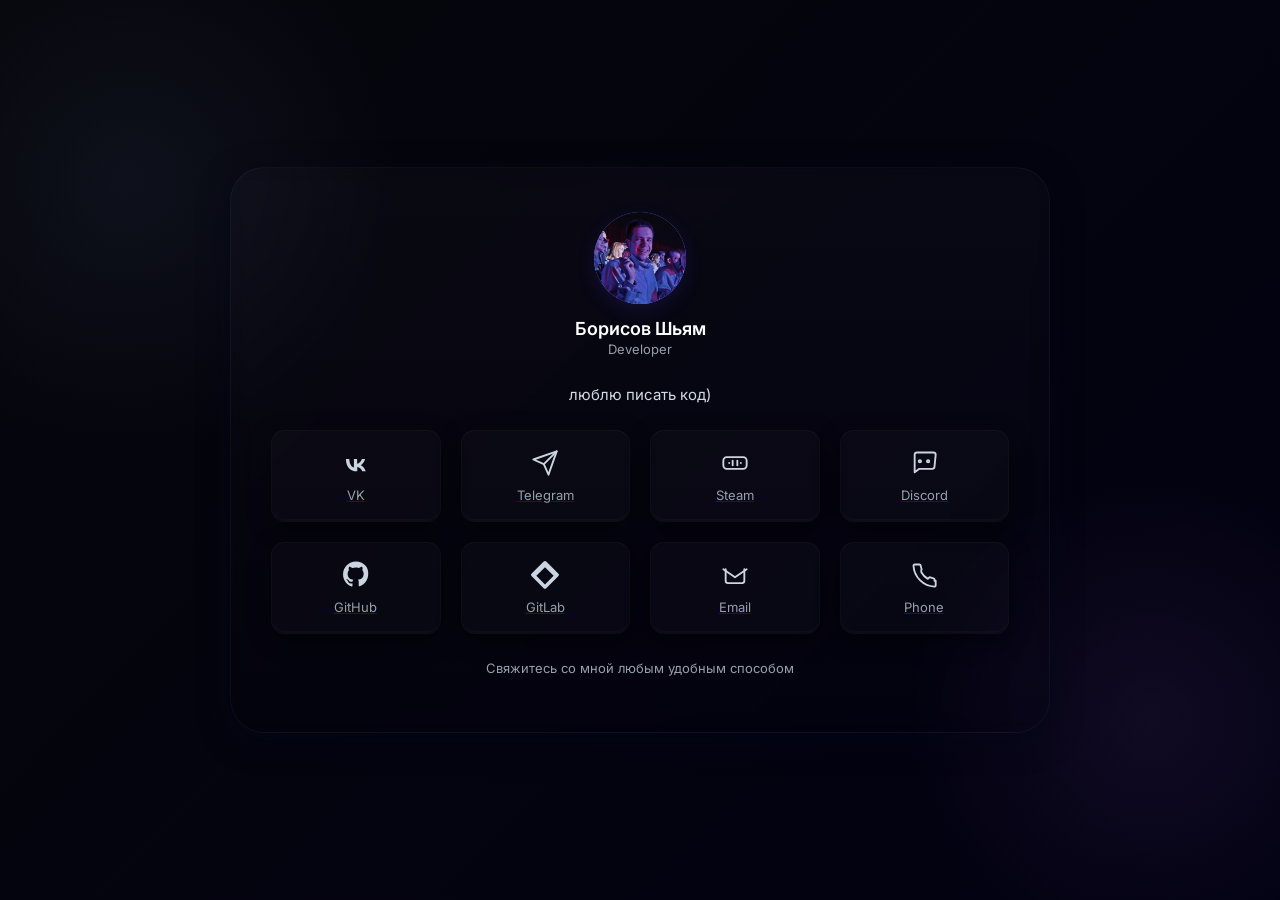
<file: index.html>
<!doctype html>
<html lang="ru">
<head>
<meta charset="utf-8" />
<meta name="viewport" content="width=device-width,initial-scale=1" />
<title>Just Title</title>
<link rel="preconnect" href="https://fonts.gstatic.com" crossorigin>
<link href="https://fonts.googleapis.com/css2?family=Inter:wght@300;400;600;700&display=swap" rel="stylesheet">
<link rel="stylesheet" href="css/styles.css">
</head>
<body>
  <div class="wrap">
    <div class="particles" id="particles"></div>

    <div class="card" role="region" aria-label="Контактная карточка">
      <div class="header">
        <div class="avatar" title="Аватар">
          <img src="me.jpg" alt="Аватар — Борисов Шьям" class="avatar-img" loading="lazy">
        </div>
        <div class="name">Борисов Шьям</div>
        <div class="role">Developer</div>
      </div>

      <div class="bio">люблю писать код)</div>

      <div class="grid" id="grid">
        
        <a class="tile" href="https://vk.com/shyambf" target="_blank" rel="noreferrer" data-color="#4a89ff" title="VK">
          <svg viewBox="0 0 48 48" fill="currentColor" aria-hidden="true" focusable="false">
            <path d="M25.26 38.32c-11.63 0-18.27-7.97-18.55-21.23h5.82c.2 9.76 4.49 13.89 7.9 14.74V17.09h5.48v8.36c3.37-.36 6.99-4.21 8.2-8.36h5.48c-.91 5.17-4.73 8.98-7.44 10.56 2.71 1.32 7.01 4.67 8.64 10.67h-6.03c-1.27-3.95-4.41-7.01-8.6-7.42v7.42h-.9Z"/>
          </svg>
          <span>VK</span>
        </a>

        <a class="tile" href="https://t.me/shyambf" target="_blank" rel="noreferrer" data-color="#2ea7e0" title="Telegram">
          <svg viewBox="0 0 24 24" fill="none" stroke="currentColor" stroke-width="1.6" stroke-linecap="round" stroke-linejoin="round" aria-hidden="true">
            <path d="M22 2L11 13"></path><path d="M22 2L15 22l-4-9-9-4 20-7z"></path>
          </svg>
          <span>Telegram</span>
        </a>

        <a class="tile" href="https://steamcommunity.com/profiles/76561199014666916/" target="_blank" rel="noreferrer" data-color="#1b2838" title="Steam">
          <svg viewBox="0 0 24 24" fill="none" stroke="currentColor" stroke-width="1.6" stroke-linecap="round" stroke-linejoin="round" aria-hidden="true">
            <rect x="2" y="7" width="20" height="10" rx="3"></rect>
            <path d="M7 12h.01"></path>
            <path d="M10 10v4"></path>
            <path d="M14 10v4"></path>
            <path d="M17 12h.01"></path>
          </svg>
          <span>Steam</span>
        </a>

        <a class="tile" href="https://discord.com/users/660406140345122817" target="_blank" rel="noreferrer" data-color="#5865F2" title="Discord">
          <svg viewBox="0 0 24 24" fill="none" stroke="currentColor" stroke-width="1.6" stroke-linecap="round" stroke-linejoin="round" aria-hidden="true">
            <path d="M21 15a2 2 0 0 1-2 2H8l-4 3V5a2 2 0 0 1 2-2h14a2 2 0 0 1 2 2z"></path>
            <circle cx="8.5" cy="10.5" r="1"></circle><circle cx="15.5" cy="10.5" r="1"></circle>
          </svg>
          <span>Discord</span>
        </a>

        <a class="tile" href="https://github.com/Shyambf" target="_blank" rel="noreferrer" data-color="#333" title="GitHub">
          <svg viewBox="0 0 24 24" fill="currentColor" aria-hidden="true">
            <path d="M12 .5C5.73.5.91 5.32.91 11.6c0 4.76 3.08 8.8 7.36 10.22.54.1.73-.24.73-.52 0-.26-.01-1.13-.02-2.05-2.99.65-3.62-1.44-3.62-1.44-.49-1.26-1.2-1.6-1.2-1.6-.98-.68.07-.67.07-.67 1.08.08 1.65 1.12 1.65 1.12.97 1.66 2.54 1.18 3.16.9.1-.7.38-1.18.69-1.45-2.39-.27-4.9-1.2-4.9-5.33 0-1.18.42-2.14 1.11-2.9-.11-.28-.48-1.42.11-2.96 0 0 .9-.29 2.95 1.1a10.3 10.3 0 0 1 2.69-.36c.91.01 1.83.12 2.69.36 2.04-1.39 2.95-1.1 2.95-1.1.59 1.54.22 2.68.11 2.96.69.76 1.11 1.72 1.11 2.9 0 4.14-2.52 5.06-4.92 5.32.39.34.73 1.01.73 2.04 0 1.47-.01 2.66-.01 3.02 0 .28.19.62.74.52 4.28-1.42 7.36-5.46 7.36-10.22C23.09 5.32 18.27.5 12 .5z"/>
          </svg>
          <span>GitHub</span>
        </a>

        <a class="tile" href="https://gitlab.com/samborisov751" target="_blank" rel="noreferrer" data-color="#FC6D26" title="GitLab">
          <svg viewBox="0 0 24 24" fill="currentColor" aria-hidden="true">
            <path d="M23.546 10.93L13.067.452c-.604-.603-1.582-.603-2.188 0L.396 10.93c-.52.52-.52 1.365 0 1.888l10.48 10.479c.604.604 1.582.604 2.186 0l10.48-10.479c.52-.523.52-1.368 0-1.888zm-11.553 9.172l-7.391-7.392 7.391-7.392 7.391 7.392-7.391 7.392z"/>
          </svg>
          <span>GitLab</span>
        </a>

        <a class="tile" href="mailto:shyamborisov@yandex.ru" data-color="#EA4335" title="Email">
          <svg viewBox="0 0 24 24" fill="none" stroke="currentColor" stroke-width="1.6" stroke-linecap="round" stroke-linejoin="round" aria-hidden="true">
            <path d="M4 7v10a2 2 0 0 0 2 2h12a2 2 0 0 0 2-2V7"></path>
            <path d="M22 7l-10 7L2 7"></path>
          </svg>
          <span>Email</span>
        </a>

        <a class="tile" href="tel:+79012811182" data-color="#34A853" title="Phone">
          <svg viewBox="0 0 24 24" fill="none" stroke="currentColor" stroke-width="1.6" stroke-linecap="round" stroke-linejoin="round" aria-hidden="true">
            <path d="M22 16.92V21a1 1 0 0 1-1.11 1A19 19 0 0 1 3 4.11 1 1 0 0 1 4 3h4.09a1 1 0 0 1 1 .75c.12.73.38 1.85.81 2.9a1 1 0 0 1-.24 1.02L9.7 9.7a14 14 0 0 0 5.6 5.6l1.03-1.03a1 1 0 0 1 1.02-.24c1.05.43 2.17.69 2.9.81a1 1 0 0 1 .75 1V16.92z"></path>
          </svg>
          <span>Phone</span>
        </a>

      </div>

      <div class="footer">Свяжитесь со мной любым удобным способом</div>
    </div>
  </div>

<script src="js/script.js" defer></script>
</body>
</html>
</file>
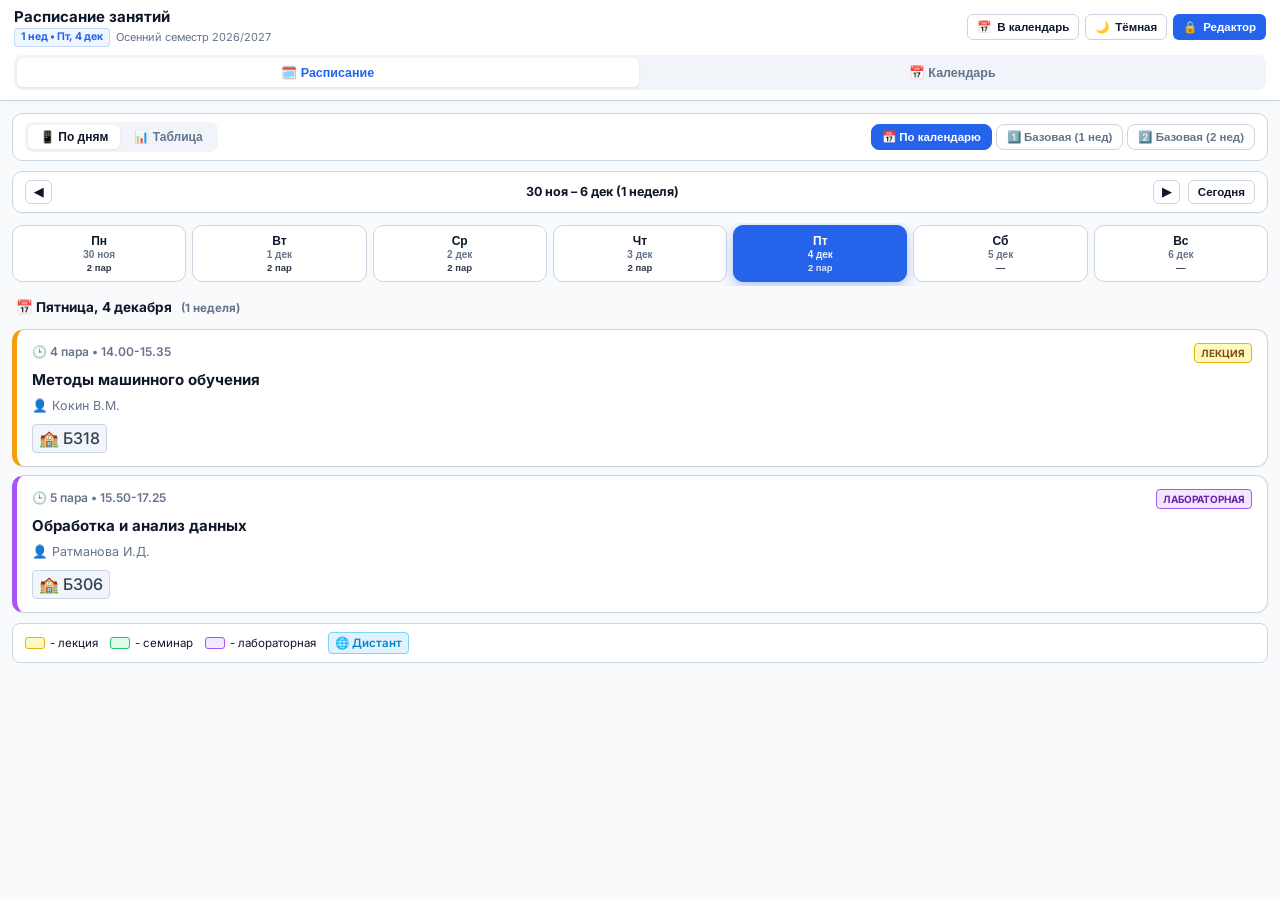
<file: schedule.html>
<!DOCTYPE html>
<html lang="ru">
<head>
  <meta charset="UTF-8">
  <meta name="viewport" content="width=device-width, initial-scale=1.0, maximum-scale=1.0, user-scalable=no">
  <title>Расписание занятий и лабораторных | Осенний семестр 2026/2027</title>
  <link rel="preconnect" href="https://fonts.googleapis.com">
  <link rel="preconnect" href="https://fonts.gstatic.com" crossorigin>
  <link href="https://fonts.googleapis.com/css2?family=Inter:wght@400;500;600;700;800&display=swap" rel="stylesheet">
  <link rel="stylesheet" href="css/schedule.css">
</head>
<body>

<!-- SIDEBAR BACKDROP FOR MOBILE -->
<div class="sidebar-backdrop" id="sidebar-backdrop" onclick="toggleSidebar(false)"></div>

<!-- TOP HEADER -->
<header class="app-header">
  <div class="header-top-row">
    <div class="header-left">
      <button class="mobile-toggle-btn" onclick="toggleSidebar(true)" title="Предметы">
        📚 Предметы
      </button>
      <div class="title-group">
        <h1>Расписание занятий</h1>
        <div class="header-sub-badges">
          <span class="active-week-badge" id="current-week-indicator">Неделя 2</span>
          <span class="semester-dates" id="semester-info">Осенний семестр 2026/2027</span>
        </div>
      </div>
    </div>

    <div class="header-right">
      <button class="btn btn-outline btn-sm" id="btn-export-calendar" onclick="openExportCalendarModal()" title="Экспорт в Google Календарь">
        📅 <span class="btn-text">В календарь</span>
      </button>
      <button class="btn btn-outline btn-sm btn-icon-only" id="btn-theme-toggle" onclick="toggleTheme()" title="Переключить тему (светлая / тёмная)">
        <span id="theme-icon">🌙</span> <span class="btn-text" id="theme-text">Тёмная</span>
      </button>
      <button class="btn btn-primary btn-sm" id="btn-edit-mode-toggle" onclick="handleEditModeButton()">
        🔒 <span class="btn-text">Редактор</span>
      </button>
    </div>
  </div>

  <!-- NAVIGATION TABS -->
  <div class="view-switchers-bar">
    <div class="view-switchers">
      <button class="view-tab-btn active" id="tab-btn-grid" onclick="switchView('grid')">
        🗓️ Расписание
      </button>
      <button class="view-tab-btn" id="tab-btn-month" onclick="switchView('month')">
        📅 Календарь
      </button>
    </div>
  </div>
</header>

<!-- EDIT MODE BAR -->
<div class="edit-banner" id="edit-banner">
  <div class="edit-banner-text">
    <strong>✏️ Режим редактирования:</strong> настройте базовое повторяющееся расписание или вносите точечные изменения по датам.
  </div>
  <div class="edit-banner-actions">
    <button class="btn btn-primary btn-sm" onclick="openBaseScheduleTemplate(1)" title="Перейти к заполнению базового шаблона на весь семестр">
      📋 Базовое расписание
    </button>
    <button class="btn btn-outline btn-sm" onclick="openAddLessonModal()">
      + Добавить пару
    </button>
    <button class="btn btn-outline btn-sm" onclick="openCloudModal()" title="Настройки облачной базы Firebase">
      ☁️ Синхронизация
    </button>
    <button class="btn btn-warning btn-sm" onclick="saveAllChanges()">
      💾 Сохранить
    </button>
    <button class="btn btn-outline btn-sm" onclick="exitEditMode()">
      Выйти
    </button>
  </div>
</div>

<!-- APP WRAPPER -->
<div class="app-container">

  <!-- LEFT SIDEBAR: CARDS BY SUBJECT & TEACHER -->
  <aside class="sidebar" id="sidebar">
    <div class="sidebar-header">
      <div class="sidebar-title-row">
        <span class="sidebar-title">Предметы и преподаватели</span>
        <div style="display: flex; gap: 4px; align-items: center;">
          <button class="btn btn-primary btn-sm" id="sidebar-add-btn" onclick="openAddSubjectToCatalogModal()">
            + Предмет
          </button>
          <button class="sidebar-close-btn" onclick="toggleSidebar(false)" title="Закрыть">✕</button>
        </div>
      </div>
      <input type="text" class="sidebar-search" id="sidebar-search" placeholder="Поиск предмета, преподавателя..." oninput="filterSidebarCards()">
    </div>
    
    <div class="sidebar-cards-list" id="sidebar-cards-list">
      <!-- Generated via renderSidebarCards() in schedule.js -->
    </div>
  </aside>

  <!-- MAIN VIEW -->
  <main class="main-content">

    <!-- 1. SCHEDULE VIEW (DAY-BY-DAY ON MOBILE + 2-WEEK GRID TABLE) -->
    <div class="grid-view-container" id="view-grid">

      <!-- Submode Bar: Switch between Day-by-Day (phone-friendly) and full Table -->
      <div class="grid-subnav-bar">
        <div class="subtabs-segmented">
          <button class="subtab-btn active" id="btn-subtab-day" onclick="switchGridSubMode('day')">
            📱 По дням
          </button>
          <button class="subtab-btn" id="btn-subtab-table" onclick="switchGridSubMode('table')">
            📊 Таблица
          </button>
        </div>

        <div class="week-selector-group">
          <button class="week-pill-btn active" id="week-pill-calendar" onclick="selectGridMode('calendar')" title="Календарный вид с конкретными датами">
            📅 По календарю
          </button>
          <button class="week-pill-btn" id="week-pill-1" onclick="selectGridMode('week1')" title="Базовое расписание 1 недели (нечётная) на весь семестр">
            1️⃣ Базовая (1 нед)
          </button>
          <button class="week-pill-btn" id="week-pill-2" onclick="selectGridMode('week2')" title="Базовое расписание 2 недели (чётная) на весь семестр">
            2️⃣ Базовая (2 нед)
          </button>
        </div>
      </div>

      <!-- DAY-BY-DAY VIEW (MOBILE OPTIMIZED) -->
      <div class="day-by-day-view" id="day-by-day-view">
        <!-- Week Navigator for Calendar mode -->
        <div class="day-view-week-nav" id="day-view-week-nav">
          <button class="btn btn-outline btn-sm btn-nav-arrow" onclick="changeDayViewWeek(-1)" title="Предыдущая неделя">◀</button>
          <span class="day-view-week-title" id="day-view-week-title">28 сен – 04 окт (2 неделя)</span>
          <button class="btn btn-outline btn-sm btn-nav-arrow" onclick="changeDayViewWeek(1)" title="Следующая неделя">▶</button>
          <button class="btn btn-outline btn-sm" onclick="goToDayViewToday()">Сегодня</button>
        </div>

        <!-- Banner for Template Mode (Week 1 / Week 2 base schedule) -->
        <div class="template-info-banner" id="template-info-banner" style="display: none;">
          <div class="template-info-icon">📋</div>
          <div class="template-info-text">
            <strong id="template-banner-title">Базовое расписание 1 недели (нечётная)</strong>
            <span id="template-banner-desc">Все пары, добавленные здесь, автоматически распространяются на все соответствующие недели всего семестра.</span>
          </div>
          <button class="btn btn-primary btn-sm" onclick="openAddLessonModalForSelectedDay()">+ Добавить</button>
        </div>

        <div class="day-selector-strip" id="day-selector-strip">
          <!-- Mon..Sun day pills generated via JS -->
        </div>

        <div class="day-cards-header" id="day-cards-header">
          <!-- Current selected day summary -->
        </div>

        <div class="day-lessons-container" id="day-lessons-container">
          <!-- Lesson cards for selected day -->
        </div>
      </div>

      <!-- FULL TABLE VIEW (DESKTOP / HORIZONTAL SCROLL) -->
      <div class="table-wrapper-outer" id="table-wrapper-outer" style="display: none;">
        <div class="table-wrapper">
          <table class="schedule-table">
            <colgroup>
              <col class="col-week">
              <col class="col-time">
              <col class="col-day">
              <col class="col-day">
              <col class="col-day">
              <col class="col-day">
              <col class="col-day">
              <col class="col-day">
              <col class="col-day">
            </colgroup>
            <thead>
              <tr>
                <th class="col-week" rowspan="2">нед</th>
                <th class="col-time" rowspan="2">Время</th>
                <th colspan="7">Занятия</th>
              </tr>
              <tr>
                <th>понедельник</th>
                <th>вторник</th>
                <th>среда</th>
                <th>четверг</th>
                <th>пятница</th>
                <th>суббота</th>
                <th>воскресенье</th>
              </tr>
            </thead>
            <tbody id="schedule-body">
              <!-- Generated via buildGrid() in schedule.js -->
            </tbody>
          </table>
        </div>
      </div>

      <div class="legend-container">
        <div class="legend-item"><span class="legend-box type-lecture"></span> - лекция</div>
        <div class="legend-item"><span class="legend-box type-seminar"></span> - семинар</div>
        <div class="legend-item"><span class="legend-box type-lab"></span> - лабораторная</div>
        <div class="legend-item"><span class="badge-online">🌐 Дистант</span></div>
        <button class="btn btn-outline btn-sm" id="btn-reset-all" style="margin-left: auto; display: none;" onclick="resetToDefault()">↺ Сбросить к исходному</button>
      </div>
    </div>

    <!-- 2. MONTH CALENDAR VIEW -->
    <div class="month-view-container" id="view-month">
      <div class="month-nav-bar">
        <div class="month-title-wrap">
          <button class="btn btn-outline btn-sm btn-nav-arrow" onclick="changeMonth(-1)">◀</button>
          <span class="month-title" id="current-month-display">Октябрь 2026</span>
          <button class="btn btn-outline btn-sm btn-nav-arrow" onclick="changeMonth(1)">▶</button>
          <button class="btn btn-outline btn-sm" onclick="goToToday()">Сегодня</button>
        </div>
        <div class="month-filters-wrap">
          <div class="month-filter-group" title="Фильтр по предмету">
            <span class="month-filter-icon">📚</span>
            <select id="calendar-filter-subject" class="month-filter-select" onchange="onCalendarFilterChange()">
              <option value="">Все предметы</option>
            </select>
          </div>
          <div class="month-filter-group" title="Фильтр по преподавателю">
            <span class="month-filter-icon">👤</span>
            <select id="calendar-filter-teacher" class="month-filter-select" onchange="onCalendarFilterChange()">
              <option value="">Все преподаватели</option>
            </select>
          </div>
          <button class="btn btn-outline btn-sm btn-clear-filter" id="btn-clear-calendar-filters" onclick="clearCalendarFilters()" style="display: none;" title="Сбросить фильтры">
            ✕ Сброс
          </button>
        </div>
      </div>

      <div class="calendar-active-filter-banner" id="calendar-active-filter-banner" style="display: none;">
        <span>🔍 Показаны пары: <strong id="calendar-active-filter-text"></strong></span>
        <button class="btn btn-outline btn-sm" onclick="clearCalendarFilters()" style="padding: 2px 8px; font-size: 11px;">Сбросить фильтр</button>
      </div>

      <div class="month-calendar-grid">
        <div class="month-days-header">
          <div>Пн</div>
          <div>Вт</div>
          <div>Ср</div>
          <div>Чт</div>
          <div>Пт</div>
          <div>Сб</div>
          <div>Вс</div>
        </div>
        <div class="month-days-body" id="month-days-body">
          <!-- Generated via renderMonthCalendar() in schedule.js -->
        </div>
      </div>

      <!-- SELECTED DAY CARD IN MONTH (Crucial for mobile tapping!) -->
      <div class="month-selected-day-panel" id="month-selected-day-panel">
        <!-- Rendered via renderMonthSelectedDayDetails() -->
      </div>
    </div>

  </main>
</div>

<!-- MODAL: EDIT / ADD LESSON CARD -->
<div class="modal-overlay" id="card-modal">
  <div class="modal-box">
    <div class="modal-header">
      <h3 id="modal-card-title">Редактировать пару</h3>
      <button class="modal-close-btn" onclick="closeModal('card-modal')">&times;</button>
    </div>
    <div class="modal-body">
      <input type="hidden" id="edit-lesson-id">
      <input type="hidden" id="edit-target-date-str" value="">
      
      <!-- Scope Selector: Date Override vs Template -->
      <div class="form-group" id="edit-scope-container">
        <label style="font-weight: 700; margin-bottom: 6px; display: block;">🎯 Куда применить занятие?</label>
        <div class="scope-selection-box">
          <label class="scope-radio-row">
            <input type="radio" name="edit-target-scope" id="scope-mode-template-both" value="template-both" checked onchange="toggleModalScopeUI()">
            <div>
              <strong id="scope-both-title">🔄 В базовое расписание: каждую неделю (1 и 2 нед.)</strong>
              <div style="font-size: 11px; color: var(--text-muted);">Пара автоматически появится на каждой неделе всего семестра</div>
            </div>
          </label>
          <label class="scope-radio-row">
            <input type="radio" name="edit-target-scope" id="scope-mode-template" value="template" onchange="toggleModalScopeUI()">
            <div>
              <strong id="scope-template-title">📋 В базовое расписание: через неделю (только 1 или 2 нед.)</strong>
              <div style="font-size: 11px; color: var(--text-muted);">Пара появится на всех чётных или всех нечётных неделях семестра</div>
            </div>
          </label>
          <label class="scope-radio-row">
            <input type="radio" name="edit-target-scope" id="scope-mode-date" value="date" onchange="toggleModalScopeUI()">
            <div>
              <strong id="scope-date-title">⚡ Разово только на эту дату</strong>
              <div style="font-size: 11px; color: var(--text-muted);">Точечное изменение только для этого дня (разовый перенос / отмена)</div>
            </div>
          </label>
        </div>
      </div>

      <div class="form-group">
        <label>Предмет *</label>
        <input type="text" id="edit-subject" class="form-control" placeholder="Название предмета">
      </div>

      <div class="form-group">
        <label>Преподаватель *</label>
        <input type="text" id="edit-teacher" class="form-control" placeholder="ФИО преподавателя">
      </div>

      <div class="form-row">
        <div class="form-group">
          <label>Тип занятия</label>
          <select id="edit-type" class="form-control">
            <option value="lab">Лабораторная</option>
            <option value="seminar">Семинар / Практика</option>
            <option value="lecture">Лекция</option>
          </select>
        </div>

        <div class="form-group">
          <label>Формат</label>
          <select id="edit-is-online" class="form-control">
            <option value="false">🏫 Очно в аудитории</option>
            <option value="true">🌐 Дистант (онлайн)</option>
          </select>
        </div>
      </div>

      <div class="form-group">
        <label>Кабинет / Аудитория</label>
        <input type="text" id="edit-room" class="form-control" placeholder="например, Б306 или ссылка">
      </div>

      <div class="form-row" id="template-timing-row">
        <div class="form-group">
          <label>Неделя</label>
          <select id="edit-week" class="form-control">
            <option value="both">🔄 Обе недели (каждую неделю)</option>
            <option value="1">1 неделя (нечётная)</option>
            <option value="2">2 неделя (чётная)</option>
          </select>
        </div>
        <div class="form-group">
          <label>День недели</label>
          <select id="edit-day" class="form-control">
            <option value="0">Понедельник</option>
            <option value="1">Вторник</option>
            <option value="2">Среда</option>
            <option value="3">Четверг</option>
            <option value="4">Пятница</option>
            <option value="5">Суббота</option>
            <option value="6">Воскресенье</option>
          </select>
        </div>
      </div>

      <div class="form-row">
        <div class="form-group" style="flex: 1;">
          <label>Пара по счёту</label>
          <select id="edit-time" class="form-control" onchange="handleStandardTimeSelect(this.value)">
            <option value="0">1 пара (8.00 - 9.35)</option>
            <option value="1">2 пара (9.50 - 11.25)</option>
            <option value="2">3 пара (11.40 - 13.15)</option>
            <option value="3">4 пара (14.00 - 15.35)</option>
            <option value="4">5 пара (15.50 - 17.25)</option>
            <option value="5">6 пара (17.40 - 19.15)</option>
            <option value="6">7 пара (19.25 - 21.00)</option>
            <option value="custom">⏱️ Своё время...</option>
          </select>
        </div>
        <div class="form-group" style="flex: 1;">
          <label>Время (можно своё)</label>
          <input type="text" id="edit-custom-time" class="form-control" placeholder="8.00 - 9.35">
        </div>
      </div>

      <div class="form-group">
        <label>Заметки / тема / задание</label>
        <input type="text" id="edit-notes" class="form-control" placeholder="например, Сдача задания, аудитория изменена...">
      </div>
    </div>
    <div class="modal-footer">
      <button class="btn btn-outline" id="btn-delete-card" onclick="deleteCurrentLesson()">Удалить</button>
      <button class="btn btn-primary" onclick="saveCardModal()">Сохранить</button>
    </div>
  </div>
</div>

<!-- MODAL: ADD SUBJECT TO CATALOG -->
<div class="modal-overlay" id="subject-modal">
  <div class="modal-box" style="max-width: 420px;">
    <div class="modal-header">
      <h3>Добавить предмет в список</h3>
      <button class="modal-close-btn" onclick="closeModal('subject-modal')">&times;</button>
    </div>
    <div class="modal-body">
      <div class="form-group">
        <label>Название предмета *</label>
        <input type="text" id="new-subj-name" class="form-control" placeholder="Название дисциплины">
      </div>
      <div class="form-group">
        <label>Преподаватель</label>
        <input type="text" id="new-subj-teacher" class="form-control" placeholder="ФИО преподавателя">
      </div>
      <div class="form-row">
        <div class="form-group">
          <label>Тип по умолчанию</label>
          <select id="new-subj-type" class="form-control">
            <option value="lecture" selected>Лекция</option>
            <option value="seminar">Семинар</option>
            <option value="lab">Лабораторная</option>
          </select>
        </div>
        <div class="form-group">
          <label>Кабинет / Аудитория</label>
          <input type="text" id="new-subj-room" class="form-control" placeholder="например, Б310">
        </div>
      </div>
      <div class="form-group">
        <label class="checkbox-label" style="margin-top: 4px;">
          <input type="checkbox" id="new-subj-online">
          🌐 Дистант (онлайн)
        </label>
      </div>
    </div>
    <div class="modal-footer">
      <button class="btn btn-outline" onclick="closeModal('subject-modal')">Отмена</button>
      <button class="btn btn-primary" onclick="saveNewSubjectToCatalog()">Добавить предмет</button>
    </div>
  </div>
</div>

<!-- MODAL: PIN CODE FOR EDIT MODE -->
<div class="modal-overlay" id="pin-modal">
  <div class="modal-box" style="max-width: 360px;">
    <div class="modal-header">
      <h3>Вход в режим редактирования</h3>
      <button class="modal-close-btn" onclick="closeModal('pin-modal')">&times;</button>
    </div>
    <div class="modal-body">
      <p style="font-size: 13px; color: var(--text-muted);">
        Введите пароль для редактирования расписания:
      </p>
      <div class="form-group" style="margin-top: 8px;">
        <label>Пароль</label>
        <input type="password" id="input-pin" class="form-control" placeholder="Введите пароль" autofocus onkeydown="if(event.key==='Enter') verifyPin()">
      </div>
      <div id="pin-error" style="color: #ef4444; font-size: 12px; display: none;">Неверный пароль</div>
    </div>
    <div class="modal-footer">
      <button class="btn btn-outline" onclick="closeModal('pin-modal')">Отмена</button>
      <button class="btn btn-primary" onclick="verifyPin()">Войти</button>
    </div>
  </div>
</div>

<!-- MODAL: CLOUD SYNC & SHARING BY SINGLE LINK -->
<div class="modal-overlay" id="cloud-modal">
  <div class="modal-box" style="max-width: 520px;">
    <div class="modal-header">
      <h3>☁️ Синхронизация расписания</h3>
      <button class="modal-close-btn" onclick="closeModal('cloud-modal')">&times;</button>
    </div>
    <div class="modal-body">
      <p style="font-size: 12.5px; color: var(--text-muted);">
        Чтобы <strong>все студенты по одной ссылке</strong> видели одинаковое актуальное расписание при любых изменениях, подключите бесплатную облачную базу (Firebase Realtime Database) или делитесь прямой ссылкой:
      </p>

      <div class="modal-info-box">
        <strong>1. Бесплатный Firebase Realtime Database:</strong>
        <p style="margin-top: 4px; color: var(--text-muted);">
          Вставьте URL вашей базы данных Firebase ниже:
        </p>
        <div style="margin-top: 6px;">
          <input type="text" id="cloud-db-url" class="form-control" value="" placeholder="https://your-project.firebasedatabase.app/">
        </div>
      </div>

      <div style="display: flex; gap: 8px; margin-top: 4px;">
        <button class="btn btn-primary btn-sm" onclick="saveCloudConfig()">💾 Сохранить URL</button>
        <button class="btn btn-outline btn-sm" onclick="testCloudConnection()">Проверить связь</button>
      </div>

      <hr style="border: 0; border-top: 1px solid var(--border-subtle); margin: 6px 0;">

      <div class="form-group">
        <label>Файл расписания (.json):</label>
        <div style="display: flex; gap: 8px;">
          <button class="btn btn-outline btn-sm" onclick="exportScheduleJson()">📥 Скачать .json</button>
          <label class="btn btn-outline btn-sm" style="margin:0; cursor:pointer;">
            📤 Загрузить .json
            <input type="file" id="json-file-input" accept=".json" style="display:none;" onchange="importScheduleJson(event)">
          </label>
        </div>
      </div>

      <hr style="border: 0; border-top: 1px solid var(--border-subtle); margin: 6px 0;">

      <div class="form-group">
        <label>Управление данными расписания:</label>
        <div style="display: flex; gap: 8px; flex-wrap: wrap;">
          <button class="btn btn-outline btn-sm" style="color: #ef4444;" onclick="clearScheduleAll()" title="Очистить все пары для заполнения своей группы с нуля">
            🗑️ Очистить всё расписание
          </button>
          <button class="btn btn-outline btn-sm" onclick="resetToDefault()" title="Восстановить демонстрационные данные">
            ↺ Вернуть демо-данные
          </button>
        </div>
      </div>

    </div>
    <div class="modal-footer">
      <button class="btn btn-primary" onclick="closeModal('cloud-modal')">Закрыть</button>
    </div>
  </div>
</div>

<!-- MODAL: EXPORT TO GOOGLE CALENDAR -->
<div class="modal-overlay" id="export-calendar-modal">
  <div class="modal-box" style="max-width: 520px;">
    <div class="modal-header">
      <h3>📅 Экспорт в Google Календарь</h3>
      <button class="modal-close-btn" onclick="closeModal('export-calendar-modal')">&times;</button>
    </div>
    <div class="modal-body">
      <p style="font-size: 12.5px; color: var(--text-muted); margin-bottom: 12px;">
        Выберите период, чтобы добавить пары в <strong>Google Календарь</strong>, Яндекс Календарь, Apple Календарь или Outlook:
      </p>

      <div class="calendar-period-options">
        <label class="scope-radio-row">
          <input type="radio" name="export-period" value="week" checked onchange="updateExportCalendarPreview()">
          <div>
            <strong>На эту неделю (7 дней)</strong>
            <div style="font-size: 11px; color: var(--text-muted);" id="export-desc-week">С понедельника по воскресенье текущей недели</div>
          </div>
        </label>

        <label class="scope-radio-row">
          <input type="radio" name="export-period" value="2weeks" onchange="updateExportCalendarPreview()">
          <div>
            <strong>На 2 недели (14 дней)</strong>
            <div style="font-size: 11px; color: var(--text-muted);" id="export-desc-2weeks">Текущая неделя и следующая (2 полных цикла расписания)</div>
          </div>
        </label>

        <label class="scope-radio-row">
          <input type="radio" name="export-period" value="month" onchange="updateExportCalendarPreview()">
          <div>
            <strong>На месяц (4 недели / 28 дней)</strong>
            <div style="font-size: 11px; color: var(--text-muted);" id="export-desc-month">Ближайшие 4 недели расписания</div>
          </div>
        </label>

        <label class="scope-radio-row">
          <input type="radio" name="export-period" value="semester" onchange="updateExportCalendarPreview()">
          <div>
            <strong>На весь семестр</strong>
            <div style="font-size: 11px; color: var(--text-muted);" id="export-desc-semester">Все учебные недели семестра (до конца декабря)</div>
          </div>
        </label>
      </div>

      <div class="modal-info-box" style="margin-top: 10px; display: flex; justify-content: space-between; align-items: center;">
        <div>
          <div style="font-size: 11.5px; color: var(--text-muted);">Даты: <strong id="export-dates-label" style="color: var(--text-main);">...</strong></div>
          <div style="font-size: 11.5px; color: var(--text-muted); margin-top: 3px;">Занятий к экспорту: <strong id="export-count-label" style="color: var(--primary);">0 пар</strong></div>
        </div>
        <span style="font-size: 26px;">🗓️</span>
      </div>

      <div style="margin-top: 10px; display: flex; flex-direction: column; gap: 6px;">
        <label class="checkbox-label" style="font-size: 12px; cursor: pointer;">
          <input type="checkbox" id="export-opt-reminders" checked>
          🔔 Напоминание в календаре за 15 минут до пары
        </label>
        <label class="checkbox-label" style="font-size: 12px; cursor: pointer;">
          <input type="checkbox" id="export-opt-details" checked>
          📍 Указывать преподавателя, аудиторию и статус «Дистант»
        </label>
      </div>

      <div class="export-instruction-box">
        <strong style="color: var(--primary);">💡 Как импортировать в Google Календарь:</strong>
        <ol style="margin: 4px 0 0 16px; padding: 0;">
          <li>Нажмите <strong>«📥 Скачать .ics»</strong>.</li>
          <li><strong>На телефоне (Android/iOS):</strong> нажмите на скачанный файл — он автоматически предложит добавить пары в Google / Apple Календарь.</li>
          <li><strong>На компьютере:</strong> нажмите кнопку <strong>«🌐 Открыть Google Календарь»</strong> и выберите скачанный файл в разделе «Импорт».</li>
        </ol>
      </div>
    </div>
    <div class="modal-footer" style="display: flex; justify-content: space-between; flex-wrap: wrap; gap: 8px;">
      <button class="btn btn-outline" onclick="closeModal('export-calendar-modal')">Закрыть</button>
      <div style="display: flex; gap: 8px; flex-wrap: wrap;">
        <a href="https://calendar.google.com/calendar/u/0/r/settings/export" target="_blank" rel="noopener noreferrer" class="btn btn-outline" title="Перейти на страницу импорта Google Календаря">
          🌐 Открыть Google Календарь ↗
        </a>
        <button class="btn btn-primary" onclick="executeCalendarExport()">
          📥 Скачать .ics
        </button>
      </div>
    </div>
  </div>
</div>

<!-- TOAST NOTIFICATION -->
<div class="toast" id="app-toast">Уведомление</div>

<script src="js/schedule.js" defer></script>
</body>
</html>
</file>
<file: css/styles.css>
:root{
  --bg1: #06060b;
  --bg2: #020112;
  --card-bg: rgba(18,24,32,0.72);
  --card-border: rgba(255,255,255,0.04);
  --muted: #97a0aa;
  --accent-left: #4f8bff;
  --accent-right: #b66bff;
  --glass: rgba(255,255,255,0.03);
  --tile-bg: rgba(255,255,255,0.02);
  --tile-border: rgba(255,255,255,0.04);
  --tile-text: #cbd5e1;
  --shadow: 0 8px 30px rgba(2,6,23,0.6);
  --radius: 22px;
  --tile-radius: 14px;
  font-family: "Inter", system-ui, -apple-system, "Segoe UI", Roboto, "Helvetica Neue", Arial;
}

/* include padding/border in element size calculation to avoid overflow from padding */
*, *::before, *::after { box-sizing: border-box; }

/* prevent accidental horizontal scroll from wide absolutely positioned elements */
html, body { overflow-x: hidden; }

html,body{
  height:100%;
  margin:0;
  background: radial-gradient( circle at 10% 20%, rgba(76,98,137,0.12) 0, transparent 20%),
              radial-gradient( circle at 90% 80%, rgba(182,109,255,0.08) 0, transparent 18%),
              linear-gradient(135deg, var(--bg1) 0%, var(--bg2) 100%);
  color: #e6eef8;
  -webkit-font-smoothing:antialiased;
  -moz-osx-font-smoothing:grayscale;
}

.wrap{
  min-height:100vh;
  display:flex;
  align-items:center;
  justify-content:center;
  padding:32px;
  position:relative;
  overflow:hidden;
}

.particles{ position:absolute; inset:0; pointer-events:none; overflow:hidden; }
.particle{
  position:absolute;
  width:var(--size,8px);
  height:var(--size,8px);
  border-radius:50%;
  background: rgba(150,170,255,0.18);
  box-shadow: 0 0 10px rgba(150,170,255,0.28), 0 6px 18px rgba(150,170,255,0.08) inset;
  filter: blur(1px);
  mix-blend-mode: screen;
  will-change: transform, opacity;
  animation: float var(--dur,18s) linear var(--delay,0s) infinite;
  transform: translate(var(--x,0px), -8vh) scale(.9);
}
.particle.alt{
  background: rgba(182,109,255,0.16);
  box-shadow: 0 0 12px rgba(182,109,255,0.28), 0 6px 18px rgba(182,109,255,0.06) inset;
}
@keyframes float{
  0% { transform: translate(var(--x,0px), -8vh) scale(.7); opacity:0; }
  6% { opacity: .95; }
  40% { transform: translate(calc(var(--x,0px) + var(--dx,20px)), calc(40vh + var(--vy,0vh))) scale(1); opacity:.9; }
  80% { transform: translate(calc(var(--x,0px) - calc(var(--dx,0px) * 0.5)), calc(80vh + var(--vy,0vh))) scale(.85); opacity:.6; }
  100% { transform: translate(calc(var(--x,0px) + var(--dx,40px)), 105vh) scale(.6); opacity:0; }
}

.card{
  position:relative;
  width:min(820px, 92vw);
  border-radius: calc(var(--radius) + 12px);
  background: linear-gradient(180deg, rgba(255,255,255,0.02), rgba(0,0,0,0.12));
  padding:44px 40px 56px;
  box-shadow: var(--shadow);
  border: 1px solid var(--card-border);
  backdrop-filter: blur(8px) saturate(110%);
}

.header{ text-align:center; margin-bottom:28px; }
.avatar{
  width:92px; height:92px;
  margin:0 auto 14px;
  border-radius:50%;
  display:grid; place-items:center;
  background: linear-gradient(135deg, var(--accent-left), var(--accent-right));
  box-shadow: 0 6px 20px rgba(91,64,255,0.14), inset 0 -6px 18px rgba(255,255,255,0.08);
  transform-origin:center;
  transition: transform .6s cubic-bezier(.2,.9,.2,1);
}
.avatar:hover{ transform: scale(1.08); }

/* image inside avatar should fill, keep circular crop */
.avatar img, .avatar-img{
  width:100%;
  height:100%;
  border-radius:inherit;
  object-fit:cover;
  display:block;
}

.name{ font-weight:600; margin:6px 0 2px; color:#fff; font-size:18px; }
.role{ color:var(--muted); font-size:13px; margin:0 0 10px; }

.progress{
  height:6px; width:120px; margin:12px auto 0; border-radius:999px; position:relative;
  background: linear-gradient(90deg, rgba(255,255,255,0.03), rgba(255,255,255,0.02));
  overflow:hidden;
}
.progress > i{
  display:block; height:100%; width:56%; border-radius:999px;
  background: linear-gradient(90deg, var(--accent-left), var(--accent-right));
  box-shadow: 0 4px 14px rgba(100,80,255,0.18);
  transform-origin:left;
  transition: width .7s ease;
}

.bio{ text-align:center; color: #d1dbe6; margin:20px 0 26px; font-size:15px; }

.grid{
  display:grid;
  grid-template-columns: repeat(3, 1fr);
  gap:18px;
  max-width:760px;
  margin: 0 auto;
}
@media(min-width:720px){
  .grid{ grid-template-columns: repeat(4, 1fr); gap:20px; }
}
.tile{
  position:relative;
  background: var(--tile-bg);
  border-radius: var(--tile-radius);
  padding:18px;
  min-height:92px;
  display:flex;
  flex-direction:column;
  align-items:center;
  justify-content:center;
  border:1px solid var(--tile-border);
  transition: transform .24s ease, box-shadow .24s ease, background .24s ease;
  cursor:pointer;
  overflow:visible;
}

.tile svg{ width:28px; height:28px; display:block; color:var(--tile-text); transition: transform .4s cubic-bezier(.2,.9,.2,1), color .18s ease; }
.tile span{ display:block; margin-top:10px; font-size:13px; color:var(--muted); }

.tile::before{
  content:"";
  position:absolute; inset:0;
  border-radius: inherit;
  pointer-events:none;
  box-shadow: 0 6px 24px rgba(0,0,0,0.45), inset 0 -2px 0 rgba(255,255,255,0.02);
  transition: box-shadow .24s ease;
}

.tile::after{
  content:"";
  position:absolute; inset:0;
  border-radius:inherit;
  pointer-events:none;
  border: 1px solid transparent;
  transition: opacity .24s ease, transform .24s ease;
}

.tile:hover{
  transform: translateY(-10px);
  box-shadow: 0 18px 40px rgba(3,7,18,0.6);
  background: linear-gradient(180deg, rgba(255,255,255,0.018), rgba(255,255,255,0.01));
}
.tile:hover svg{ transform: rotate(-6deg) translateY(-2px); color:var(--accent-left); }

.tile[data-color]::after{ border-color: transparent; opacity:0; box-shadow: 0 4px 40px rgba(0,0,0,0.4); }
.tile.hovered::after{ opacity:1; transform: scale(1.02); }

.footer{ margin-top:26px; text-align:center; color:var(--muted); font-size:13px; }

@media(max-width:420px){
  .card{ padding:28px 20px 36px; }
  .avatar{ width:76px;height:76px; }
  .grid{ gap:12px; }
  .tile{ padding:14px; min-height:74px; border-radius:12px; }
}
</file>
<file: css/schedule.css>
:root {
  --bg-page: #f8fafc;
  --bg-card: #ffffff;
  --border-color: #cbd5e1;
  --border-subtle: #e2e8f0;
  --text-main: #0f172a;
  --text-muted: #64748b;
  --primary: #2563eb;
  --primary-hover: #1d4ed8;
  --primary-light: #eff6ff;
  
  /* Type colors */
  --lecture-bg: #fef9c3;
  --lecture-border: #eab308;
  --lecture-text: #854d0e;
  
  --seminar-bg: #dcfce7;
  --seminar-border: #22c55e;
  --seminar-text: #166534;
  
  --lab-bg: #f3e8ff;
  --lab-border: #a855f7;
  --lab-text: #6b21a8;

  --online-badge-bg: #e0f2fe;
  --online-badge-text: #0284c7;
  --online-badge-border: #7dd3fc;
}

body.dark-theme,
[data-theme="dark"] {
  --bg-page: #0b0f19;
  --bg-card: #151e2e;
  --border-color: #243248;
  --border-subtle: #192334;
  --text-main: #f8fafc;
  --text-muted: #94a3b8;
  --primary: #3b82f6;
  --primary-hover: #60a5fa;
  --primary-light: rgba(59, 130, 246, 0.15);
  
  /* Delicate modern badges with translucent fills & vibrant text */
  --lecture-bg: rgba(245, 158, 11, 0.15);
  --lecture-border: rgba(245, 158, 11, 0.4);
  --lecture-text: #fde047;
  
  --seminar-bg: rgba(16, 185, 129, 0.15);
  --seminar-border: rgba(16, 185, 129, 0.4);
  --seminar-text: #6ee7b7;
  
  --lab-bg: rgba(168, 85, 247, 0.18);
  --lab-border: rgba(168, 85, 247, 0.45);
  --lab-text: #d8b4fe;

  --online-badge-bg: rgba(14, 165, 233, 0.15);
  --online-badge-text: #7dd3fc;
  --online-badge-border: rgba(14, 165, 233, 0.35);
}

* {
  box-sizing: border-box;
  margin: 0;
  padding: 0;
}

body {
  font-family: 'Inter', -apple-system, BlinkMacSystemFont, "Segoe UI", Roboto, sans-serif;
  background-color: var(--bg-page);
  color: var(--text-main);
  line-height: 1.4;
  min-height: 100vh;
  display: flex;
  flex-direction: column;
  -webkit-tap-highlight-color: transparent;
}

/* SIDEBAR BACKDROP FOR MOBILE */
.sidebar-backdrop {
  display: none;
  position: fixed;
  inset: 0;
  background: rgba(15, 23, 42, 0.45);
  backdrop-filter: blur(2px);
  z-index: 89;
  opacity: 0;
  transition: opacity 0.2s ease;
}

.sidebar-backdrop.active {
  display: block;
  opacity: 1;
}

/* TOP NAVIGATION BAR */
header.app-header {
  background: var(--bg-card);
  border-bottom: 1px solid var(--border-color);
  padding: 8px 14px;
  display: flex;
  flex-direction: column;
  gap: 8px;
  position: sticky;
  top: 0;
  z-index: 80;
  box-shadow: 0 1px 3px rgba(0,0,0,0.05);
}

.header-top-row {
  display: flex;
  align-items: center;
  justify-content: space-between;
  gap: 8px;
}

.header-left {
  display: flex;
  align-items: center;
  gap: 10px;
}

.mobile-toggle-btn {
  display: none;
  background: #f1f5f9;
  border: 1px solid var(--border-subtle);
  border-radius: 8px;
  padding: 7px 10px;
  font-size: 13px;
  font-weight: 600;
  cursor: pointer;
  color: var(--text-main);
}

.mobile-toggle-btn:active {
  background: #e2e8f0;
}

.title-group h1 {
  font-size: 15px;
  font-weight: 700;
  color: var(--text-main);
  line-height: 1.2;
}

.header-sub-badges {
  display: flex;
  align-items: center;
  gap: 6px;
  margin-top: 2px;
}

.active-week-badge {
  font-size: 10.5px;
  font-weight: 700;
  background: var(--primary-light);
  color: var(--primary);
  border: 1px solid rgba(37, 99, 235, 0.2);
  padding: 1px 6px;
  border-radius: 4px;
}

.semester-dates {
  font-size: 11px;
  color: var(--text-muted);
}

.header-right {
  display: flex;
  align-items: center;
  gap: 6px;
}

.btn {
  display: inline-flex;
  align-items: center;
  justify-content: center;
  gap: 6px;
  padding: 6px 12px;
  font-size: 12px;
  font-weight: 600;
  border-radius: 6px;
  cursor: pointer;
  transition: all 0.15s;
  border: 1px solid transparent;
  user-select: none;
}

.btn-outline {
  background: #ffffff;
  border-color: var(--border-color);
  color: var(--text-main);
}

.btn-outline:hover {
  background: #f8fafc;
  border-color: #94a3b8;
}

.btn-primary {
  background: var(--primary);
  color: #fff;
}

.btn-primary:hover {
  background: var(--primary-hover);
}

.btn-success {
  background: #10b981;
  color: #fff;
}

.btn-success:hover {
  background: #059669;
}

.btn-warning {
  background: #f59e0b;
  color: #fff;
}

.btn-warning:hover {
  background: #d97706;
}

.btn-sm {
  padding: 5px 9px;
  font-size: 11.5px;
}

/* TABS ROW */
.view-switchers-bar {
  display: flex;
  overflow-x: auto;
  -webkit-overflow-scrolling: touch;
  padding-bottom: 2px;
}

.view-switchers {
  display: flex;
  background: #f1f5f9;
  padding: 3px;
  border-radius: 8px;
  gap: 3px;
  width: 100%;
}

.view-tab-btn {
  flex: 1;
  border: none;
  background: transparent;
  padding: 7px 10px;
  font-size: 12.5px;
  font-weight: 600;
  border-radius: 6px;
  cursor: pointer;
  color: var(--text-muted);
  transition: all 0.15s ease;
  display: flex;
  align-items: center;
  justify-content: center;
  gap: 6px;
  white-space: nowrap;
}

.view-tab-btn.active {
  background: #ffffff;
  color: var(--primary);
  box-shadow: 0 1px 3px rgba(0,0,0,0.08);
}

/* EDIT MODE BANNER */
.edit-banner {
  display: none;
  background: #fffbeb;
  border-bottom: 1px solid #fde68a;
  padding: 8px 14px;
  align-items: center;
  justify-content: space-between;
  flex-wrap: wrap;
  gap: 8px;
  font-size: 12px;
  color: #92400e;
}

.edit-banner.active {
  display: flex;
}

.edit-banner-text {
  font-size: 12px;
}

.edit-banner-actions {
  display: flex;
  flex-wrap: wrap;
  gap: 6px;
  align-items: center;
}

/* MAIN APP CONTAINER */
.app-container {
  display: flex;
  flex: 1;
  overflow: hidden;
  position: relative;
}

/* LEFT SIDEBAR (ONLY IN EDIT MODE) */
aside.sidebar {
  display: none;
  width: 320px;
  background: #ffffff;
  border-right: 1px solid var(--border-subtle);
  flex-direction: column;
  height: calc(100vh - 105px);
  overflow: hidden;
  flex-shrink: 0;
  transition: transform 0.25s cubic-bezier(0.4, 0, 0.2, 1);
  z-index: 90;
}

body.edit-mode-active aside.sidebar {
  display: flex;
}

.sidebar-header {
  padding: 12px 14px;
  border-bottom: 1px solid var(--border-subtle);
  background: #fafafa;
}

.sidebar-title-row {
  display: flex;
  justify-content: space-between;
  align-items: center;
  margin-bottom: 8px;
}

.sidebar-title {
  font-size: 13px;
  font-weight: 700;
  color: var(--text-main);
}

.sidebar-close-btn {
  display: none;
  border: none;
  background: #f1f5f9;
  border-radius: 50%;
  width: 26px;
  height: 26px;
  font-size: 13px;
  cursor: pointer;
  align-items: center;
  justify-content: center;
  color: var(--text-muted);
}

.sidebar-search {
  width: 100%;
  padding: 7px 10px;
  font-size: 12.5px;
  border: 1px solid var(--border-color);
  border-radius: 6px;
  outline: none;
  margin-bottom: 8px;
  font-family: inherit;
}

.sidebar-search:focus {
  border-color: var(--primary);
}

.sidebar-filters {
  display: flex;
  flex-wrap: wrap;
  gap: 4px;
}

.filter-pill {
  padding: 3px 8px;
  font-size: 11px;
  border-radius: 12px;
  border: 1px solid var(--border-color);
  background: #fff;
  cursor: pointer;
  color: var(--text-muted);
  user-select: none;
}

.filter-pill.active {
  background: #e2e8f0;
  color: var(--text-main);
  font-weight: 600;
  border-color: #94a3b8;
}

.sidebar-cards-list {
  flex: 1;
  overflow-y: auto;
  padding: 12px 10px;
  display: flex;
  flex-direction: column;
  gap: 8px;
  -webkit-overflow-scrolling: touch;
}

/* SIDEBAR SUBJECT CARD */
.subject-card {
  background: #ffffff;
  border: 1px solid var(--border-subtle);
  border-radius: 8px;
  padding: 9px 10px;
  box-shadow: 0 1px 2px rgba(0,0,0,0.03);
  cursor: pointer;
  transition: all 0.15s ease;
  user-select: none;
}

.subject-card:active {
  transform: scale(0.99);
}

.subject-card.active-filter {
  outline: 2px solid var(--primary);
  background: #f0f7ff;
}

.card-top {
  display: flex;
  justify-content: space-between;
  align-items: flex-start;
  gap: 6px;
  margin-bottom: 4px;
}

.card-subject-name {
  font-size: 12.5px;
  font-weight: 700;
  color: var(--text-main);
  line-height: 1.25;
}

.card-type-badge {
  font-size: 10px;
  font-weight: 700;
  padding: 2px 6px;
  border-radius: 4px;
  white-space: nowrap;
  text-transform: uppercase;
}

.card-type-badge.type-lecture,
.slot-type-badge.type-lecture,
.month-lesson-pill.type-lecture,
.legend-box.type-lecture,
td.type-lecture {
  background-color: var(--lecture-bg) !important;
  border: 1px solid var(--lecture-border) !important;
  color: var(--lecture-text) !important;
}

.card-type-badge.type-seminar,
.slot-type-badge.type-seminar,
.month-lesson-pill.type-seminar,
.legend-box.type-seminar,
td.type-seminar {
  background-color: var(--seminar-bg) !important;
  border: 1px solid var(--seminar-border) !important;
  color: var(--seminar-text) !important;
}

.card-type-badge.type-lab,
.slot-type-badge.type-lab,
.month-lesson-pill.type-lab,
.legend-box.type-lab,
td.type-lab {
  background-color: var(--lab-bg) !important;
  border: 1px solid var(--lab-border) !important;
  color: var(--lab-text) !important;
}

/* SIDEBAR CATALOG OF UNIQUE SUBJECTS */
.sidebar-catalog-card {
  background: #ffffff;
  border: 1px solid var(--border-subtle);
  border-radius: 8px;
  padding: 10px 11px;
  box-shadow: 0 1px 2px rgba(0,0,0,0.03);
  display: flex;
  flex-direction: column;
  gap: 7px;
  transition: all 0.15s ease;
}

.sidebar-catalog-card:hover {
  border-color: #cbd5e1;
}

.catalog-card-header {
  display: flex;
  justify-content: space-between;
  align-items: flex-start;
  gap: 6px;
}

.catalog-subject-title {
  font-size: 13px;
  font-weight: 700;
  color: var(--text-main);
  line-height: 1.25;
}

.catalog-teacher-name {
  font-size: 11.5px;
  color: var(--text-muted);
}

.catalog-card-controls {
  display: flex;
  flex-direction: column;
  gap: 5px;
  background: #f8fafc;
  padding: 7px 9px;
  border-radius: 6px;
  border: 1px solid #f1f5f9;
}

.catalog-control-row {
  display: flex;
  align-items: center;
  justify-content: space-between;
  gap: 6px;
  font-size: 11.5px;
}

.catalog-select-sm {
  padding: 3px 6px;
  font-size: 11.5px;
  border-radius: 4px;
  border: 1px solid var(--border-subtle);
  background: #fff;
  color: var(--text-main);
}

.catalog-room-input {
  width: 75px;
  padding: 3px 6px;
  font-size: 11.5px;
  border-radius: 4px;
  border: 1px solid var(--border-subtle);
  background: #fff;
  text-align: right;
}

.catalog-actions-row {
  display: flex;
  gap: 6px;
  margin-top: 2px;
}

.card-teacher {
  font-size: 11.5px;
  color: var(--text-muted);
  margin-bottom: 6px;
}

.card-footer-badges {
  display: flex;
  flex-wrap: wrap;
  align-items: center;
  gap: 5px;
  font-size: 10.5px;
}

.badge-room {
  background: #f1f5f9;
  border: 1px solid #cbd5e1;
  color: #334155;
  padding: 2px 6px;
  border-radius: 4px;
  font-weight: 500;
}

.badge-online {
  background: var(--online-badge-bg);
  border: 1px solid var(--online-badge-border);
  color: var(--online-badge-text);
  padding: 2px 6px;
  border-radius: 4px;
  font-weight: 600;
  display: inline-flex;
  align-items: center;
  gap: 3px;
}

.badge-slot-info {
  font-size: 10px;
  color: #475569;
  background: #f8fafc;
  border: 1px dashed #cbd5e1;
  padding: 2px 5px;
  border-radius: 4px;
}

.card-edit-controls {
  display: none;
  margin-top: 8px;
  padding-top: 6px;
  border-top: 1px solid #f1f5f9;
  gap: 6px;
}

body.edit-mode .card-edit-controls {
  display: flex;
}

/* MAIN CONTENT */
main.main-content {
  flex: 1;
  overflow-y: auto;
  padding: 12px;
  display: flex;
  flex-direction: column;
  gap: 12px;
  background: var(--bg-page);
  -webkit-overflow-scrolling: touch;
}

/* 1. GRID & DAY SUBNAV */
.grid-view-container {
  display: flex;
  flex-direction: column;
  gap: 10px;
}

.grid-subnav-bar {
  display: flex;
  flex-wrap: wrap;
  align-items: center;
  justify-content: space-between;
  gap: 8px;
  background: var(--bg-card);
  padding: 8px 12px;
  border-radius: 10px;
  border: 1px solid var(--border-color);
}

.subtabs-segmented {
  display: flex;
  background: #f1f5f9;
  padding: 3px;
  border-radius: 8px;
  gap: 2px;
}

.subtab-btn {
  border: none;
  background: transparent;
  padding: 5px 12px;
  font-size: 12px;
  font-weight: 600;
  border-radius: 6px;
  cursor: pointer;
  color: var(--text-muted);
  transition: all 0.15s ease;
}

.subtab-btn.active {
  background: #ffffff;
  color: var(--text-main);
  box-shadow: 0 1px 3px rgba(0,0,0,0.08);
}

.week-selector-group {
  display: flex;
  gap: 4px;
}

.week-pill-btn {
  border: 1px solid var(--border-color);
  background: var(--bg-card);
  padding: 5px 10px;
  font-size: 11.5px;
  font-weight: 600;
  border-radius: 8px;
  cursor: pointer;
  color: var(--text-muted);
  transition: all 0.15s ease;
}

.week-pill-btn:hover {
  color: var(--text-main);
  border-color: var(--primary);
}

.week-pill-btn.active {
  background: var(--primary);
  color: #fff;
  border-color: var(--primary);
}

.day-by-day-view {
  display: flex;
  flex-direction: column;
  gap: 10px;
}

/* Template Info Banner (Base Repeating Schedule) */
.template-info-banner {
  display: flex;
  align-items: center;
  gap: 12px;
  background: rgba(37, 99, 235, 0.08);
  border: 1px solid rgba(37, 99, 235, 0.22);
  border-radius: 10px;
  padding: 10px 14px;
}

body.dark-theme .template-info-banner {
  background: rgba(59, 130, 246, 0.1);
  border-color: rgba(59, 130, 246, 0.28);
}

.template-info-icon {
  font-size: 24px;
  flex-shrink: 0;
}

.template-info-text {
  flex: 1;
  font-size: 12px;
  line-height: 1.4;
  color: var(--text-main);
}

.template-info-text strong {
  display: block;
  font-size: 13px;
  margin-bottom: 2px;
  color: var(--primary);
}

body.dark-theme .template-info-text strong {
  color: #60a5fa;
}

.template-info-text span {
  color: var(--text-muted);
}

.template-header-card {
  width: 100%;
}

.day-selector-strip {
  display: flex;
  gap: 6px;
  overflow-x: auto;
  -webkit-overflow-scrolling: touch;
  padding: 2px 0 4px;
}

.day-strip-btn {
  flex: 1;
  min-width: 50px;
  display: flex;
  flex-direction: column;
  align-items: center;
  justify-content: center;
  padding: 8px 4px;
  background: var(--bg-card);
  border: 1px solid var(--border-color);
  border-radius: 10px;
  cursor: pointer;
  font-size: 12px;
  font-weight: 700;
  color: var(--text-main);
  position: relative;
  transition: all 0.15s ease;
  user-select: none;
}

.day-strip-btn:hover {
  border-color: var(--primary);
  transform: translateY(-1px);
}

.day-strip-btn.active {
  background: var(--primary) !important;
  color: #ffffff !important;
  border-color: var(--primary) !important;
  box-shadow: 0 4px 14px rgba(37,99,235,0.35);
}

.day-strip-count {
  font-size: 9.5px;
  font-weight: 600;
  opacity: 0.85;
  margin-top: 2px;
}

.day-cards-header {
  font-size: 13.5px;
  font-weight: 700;
  color: var(--text-main);
  padding: 2px 4px;
}

.day-lessons-container {
  display: flex;
  flex-direction: column;
  gap: 8px;
}

.mobile-lesson-card {
  background: var(--bg-card);
  border-radius: 12px;
  border: 1px solid var(--border-color);
  box-shadow: 0 1px 3px rgba(0, 0, 0, 0.04);
  padding: 13px 15px;
  display: flex;
  flex-direction: column;
  gap: 7px;
  position: relative;
  transition: transform 0.15s ease, box-shadow 0.15s ease, border-color 0.15s ease;
}

.mobile-lesson-card:hover {
  transform: translateY(-1px);
  box-shadow: 0 4px 12px rgba(0, 0, 0, 0.08);
}

.mobile-lesson-card.type-lab {
  border-left: 5px solid #a855f7 !important;
}

.mobile-lesson-card.type-seminar {
  border-left: 5px solid #10b981 !important;
}

.mobile-lesson-card.type-lecture {
  border-left: 5px solid #f59e0b !important;
}

.mobile-card-time {
  font-size: 12px;
  font-weight: 600;
  color: var(--text-muted);
}

.mobile-card-title {
  font-size: 15px;
  font-weight: 700;
  color: var(--text-main);
  line-height: 1.35;
}

.mobile-card-teacher {
  font-size: 12.5px;
  color: var(--text-muted);
}

.mobile-card-meta {
  display: flex;
  flex-wrap: wrap;
  gap: 6px;
  align-items: center;
  margin-top: 3px;
}

.empty-day-state {
  text-align: center;
  padding: 36px 16px;
  background: #ffffff;
  border-radius: 10px;
  border: 1px dashed var(--border-color);
  color: var(--text-muted);
  font-size: 13px;
}

/* FULL TABLE VIEW (STICKY COLUMNS) */
.table-wrapper-outer {
  width: 100%;
}

.table-wrapper {
  width: 100%;
  overflow-x: auto;
  -webkit-overflow-scrolling: touch;
  background: #ffffff;
  border: 1px solid #7ea1c4;
  border-radius: 6px;
  box-shadow: 0 1px 3px rgba(0,0,0,0.05);
}

table.schedule-table {
  border-collapse: collapse;
  width: 100%;
  min-width: 820px;
  table-layout: fixed;
  font-size: 11px;
  background-color: #fff;
  box-sizing: border-box;
}

table.schedule-table col.col-week {
  width: 42px;
}

table.schedule-table col.col-time {
  width: 90px;
}

table.schedule-table col.col-day {
  width: calc((100% - 132px) / 7);
  min-width: 98px;
}

table.schedule-table th, 
table.schedule-table td {
  border: 1px solid #7ea1c4;
  text-align: center;
  vertical-align: middle;
  padding: 0;
  height: 48px;
  box-sizing: border-box;
}

table.schedule-table th:not(.col-week):not(.col-time) {
  width: calc((100% - 132px) / 7);
  min-width: 98px;
  box-sizing: border-box;
}

table.schedule-table td.schedule-slot {
  width: calc((100% - 132px) / 7);
  min-width: 98px;
  max-width: calc((100% - 132px) / 7);
  box-sizing: border-box;
  overflow: hidden;
}

thead th {
  background-color: #e5f0fa;
  font-weight: 700;
  color: #0f172a;
  padding: 4px 2px;
  box-sizing: border-box;
}

/* Sticky Time & Week columns */
.col-week {
  width: 42px;
  min-width: 42px;
  max-width: 42px;
  position: sticky;
  left: 0;
  z-index: 5;
  background: #f7faff;
  box-sizing: border-box;
}

.col-time {
  width: 90px;
  min-width: 90px;
  max-width: 90px;
  position: sticky;
  left: 42px;
  z-index: 5;
  background: #f7faff;
  box-sizing: border-box;
}

thead th.col-week {
  z-index: 7;
  background-color: #dceaf7;
}

thead th.col-time {
  z-index: 7;
  background-color: #dceaf7;
}

.time-cell {
  font-weight: 700;
  font-size: 10.5px;
  background-color: #f7faff;
  color: #334155;
  position: sticky;
  left: 42px;
  z-index: 4;
}

.week-cell {
  font-weight: 800;
  font-size: 14px;
  background-color: #f7faff;
  color: #1e3a8a;
  position: sticky;
  left: 0;
  z-index: 4;
}

.drop-zone {
  height: 100%;
  min-height: 48px;
  box-sizing: border-box;
  display: flex;
  align-items: center;
  justify-content: center;
  padding: 1px;
  position: relative;
}

.drop-zone.drag-over {
  background-color: #d6eaff !important;
  outline: 2px dashed #0056b3;
}

.lesson-card {
  width: 100%;
  height: 100%;
  min-height: 46px;
  display: flex;
  flex-direction: column;
  align-items: center;
  justify-content: center;
  text-align: center;
  font-size: 10.5px;
  line-height: 1.15;
  padding: 2px 3px;
  box-sizing: border-box;
  cursor: pointer;
  user-select: none;
  position: relative;
  border-radius: 3px;
}

body.edit-mode .lesson-card {
  cursor: grab;
}

body.edit-mode .lesson-card:active {
  cursor: grabbing;
}

.lesson-card.dragging {
  opacity: 0.35;
}

.lesson-card .card-inline-title {
  font-weight: 700;
  font-size: 10px;
}

.lesson-card .card-inline-teacher {
  font-size: 9.5px;
  opacity: 0.9;
}

.lesson-card .card-inline-room {
  font-weight: 700;
  font-size: 9px;
  margin-top: 1px;
}

.card-quick-del-btn {
  display: none;
  position: absolute;
  top: 1px;
  right: 2px;
  background: #ef4444;
  color: #fff;
  border: none;
  border-radius: 50%;
  width: 15px;
  height: 15px;
  font-size: 10px;
  line-height: 14px;
  text-align: center;
  cursor: pointer;
}

body.edit-mode .lesson-card:hover .card-quick-del-btn {
  display: block;
}

/* LEGEND */
.legend-container {
  background: var(--bg-card);
  border: 1px solid var(--border-color);
  border-radius: 8px;
  padding: 8px 12px;
  display: flex;
  flex-wrap: wrap;
  align-items: center;
  gap: 12px;
  font-size: 11.5px;
}

.legend-item {
  display: flex;
  align-items: center;
  gap: 5px;
}

.legend-box {
  display: inline-block;
  width: 20px;
  height: 12px;
  border-radius: 3px;
}

/* 2. MONTH CALENDAR VIEW */
.month-view-container {
  display: none;
  flex-direction: column;
  gap: 10px;
}

.month-nav-bar {
  display: flex;
  flex-wrap: wrap;
  align-items: center;
  justify-content: space-between;
  background: var(--bg-card);
  border: 1px solid var(--border-color);
  border-radius: 10px;
  padding: 8px 12px;
  gap: 8px;
}

.month-title-wrap {
  display: flex;
  align-items: center;
  gap: 8px;
}

.btn-nav-arrow {
  padding: 4px 8px;
  font-size: 12px;
}

.month-title {
  font-size: 15px;
  font-weight: 700;
  color: var(--text-main);
  text-transform: capitalize;
}

.month-filters-wrap {
  display: flex;
  align-items: center;
  gap: 8px;
  flex-wrap: wrap;
}

.month-filter-group {
  display: flex;
  align-items: center;
  gap: 5px;
  background: var(--bg-main);
  border: 1px solid var(--border-color);
  border-radius: 6px;
  padding: 3px 8px;
  transition: all 0.15s ease;
}

.month-filter-group:hover,
.month-filter-group:focus-within {
  border-color: var(--primary);
}

.month-filter-icon {
  font-size: 13px;
  user-select: none;
}

.month-filter-select {
  border: none;
  background: transparent;
  color: var(--text-main);
  font-size: 11.5px;
  font-weight: 600;
  cursor: pointer;
  outline: none;
  max-width: 170px;
}

.month-filter-select option {
  background: var(--bg-card);
  color: var(--text-main);
}

.btn-clear-filter {
  padding: 3px 8px;
  font-size: 11px;
  color: #ef4444 !important;
  border-color: rgba(239, 68, 68, 0.4) !important;
}

.calendar-active-filter-banner {
  display: flex;
  align-items: center;
  justify-content: space-between;
  background: rgba(37, 99, 235, 0.08);
  border: 1px solid var(--primary);
  border-radius: 8px;
  padding: 6px 12px;
  font-size: 12px;
  color: var(--text-main);
  gap: 8px;
  margin-bottom: 2px;
}

.checkbox-label {
  font-size: 12px;
  cursor: pointer;
  display: flex;
  align-items: center;
  gap: 6px;
}

.month-calendar-grid {
  background: var(--bg-card);
  border: 1px solid var(--border-color);
  border-radius: 10px;
  overflow: hidden;
  box-shadow: 0 1px 3px rgba(0,0,0,0.05);
}

.month-days-header {
  display: grid;
  grid-template-columns: repeat(7, minmax(0, 1fr));
  width: 100%;
  box-sizing: border-box;
  background: #f1f5f9;
  border-bottom: 1px solid var(--border-color);
  text-align: center;
  font-weight: 700;
  font-size: 11.5px;
  padding: 6px 0;
  color: #475569;
}

.month-days-header div {
  width: 100%;
  min-width: 0;
  text-align: center;
  box-sizing: border-box;
  overflow: hidden;
}

.month-days-body {
  display: grid;
  grid-template-columns: repeat(7, minmax(0, 1fr));
  width: 100%;
  box-sizing: border-box;
  grid-auto-rows: minmax(70px, auto);
}

.calendar-day-cell {
  border-right: 1px solid var(--border-subtle);
  border-bottom: 1px solid var(--border-subtle);
  padding: 4px;
  background: #ffffff;
  display: flex;
  flex-direction: column;
  gap: 2px;
  cursor: pointer;
  transition: all 0.1s ease;
  min-height: 70px;
  min-width: 0;
  max-width: 100%;
  width: 100%;
  box-sizing: border-box;
  overflow: hidden;
  user-select: none;
}

.calendar-day-cell:active {
  background: #f1f5f9;
}

.calendar-day-cell:nth-child(7n) {
  border-right: none;
}

.calendar-day-cell.other-month {
  background: #f8fafc;
  opacity: 0.5;
}

.calendar-day-cell.is-today {
  background: #f0fdf4 !important;
  border: 2px solid #16a34a !important;
  box-shadow: inset 0 0 0 1px #16a34a, 0 3px 10px rgba(22, 163, 74, 0.25) !important;
  position: relative;
  z-index: 3;
}

.calendar-day-cell.is-today .day-number {
  background: #16a34a;
  color: #ffffff;
  border-radius: 6px;
  min-width: 22px;
  height: 22px;
  display: inline-flex;
  align-items: center;
  justify-content: center;
  font-weight: 800;
  box-shadow: 0 1px 3px rgba(22, 163, 74, 0.4);
}

.badge-today-pill {
  font-size: 8.5px;
  font-weight: 800;
  background: #16a34a;
  color: #ffffff;
  padding: 1px 5px;
  border-radius: 4px;
  text-transform: uppercase;
  letter-spacing: 0.4px;
  line-height: 1.3;
}

.calendar-day-cell.has-filter-match {
  background: rgba(37, 99, 235, 0.06) !important;
  border-color: rgba(37, 99, 235, 0.4) !important;
}

.calendar-day-cell.is-selected {
  outline: 2px solid var(--primary);
  background: #eff6ff !important;
  z-index: 4;
}

.calendar-day-cell.weekend {
  background: #fcfcfc;
}

.day-cell-top {
  display: flex;
  justify-content: space-between;
  align-items: center;
  font-size: 11px;
  font-weight: 600;
  margin-bottom: 2px;
  min-width: 0;
  width: 100%;
  box-sizing: border-box;
  overflow: hidden;
}

.day-number {
  color: var(--text-main);
  flex-shrink: 0;
}

.day-week-badge {
  font-size: 9px;
  font-weight: 700;
  padding: 1px 3px;
  border-radius: 3px;
  background: #e2e8f0;
  color: #475569;
  flex-shrink: 0;
}

.day-dots-container {
  display: flex;
  flex-wrap: wrap;
  gap: 2px;
  margin-top: 2px;
  min-width: 0;
  max-width: 100%;
  overflow: hidden;
}

.day-dot {
  width: 6px;
  height: 6px;
  border-radius: 50%;
  flex-shrink: 0;
}

.day-dot-lab { background: #9333ea; }
.day-dot-seminar { background: #16a34a; }
.day-dot-lecture { background: #ca8a04; }

.day-lessons-list {
  display: flex;
  flex-direction: column;
  gap: 3px;
  flex: 1;
  min-width: 0;
  width: 100%;
  box-sizing: border-box;
  overflow: hidden;
}

.month-lesson-pill {
  padding: 2px 4px;
  border-radius: 3px;
  font-size: 9.5px;
  line-height: 1.2;
  cursor: pointer;
  white-space: nowrap;
  overflow: hidden;
  text-overflow: ellipsis;
  min-width: 0;
  max-width: 100%;
  width: 100%;
  box-sizing: border-box;
  display: block;
}

.month-lesson-pill.pill-lab {
  border-left: 2px solid #9333ea;
}

/* SELECTED DAY CARD IN MONTH (Mobile highlight) */
.month-selected-day-panel {
  background: var(--bg-card);
  border: 1px solid var(--border-color);
  border-radius: 12px;
  padding: 14px 16px;
  display: flex;
  flex-direction: column;
  gap: 10px;
  box-shadow: 0 1px 3px rgba(0,0,0,0.04);
}

.month-selected-header {
  font-size: 13.5px;
  font-weight: 700;
  color: var(--text-main);
  display: flex;
  justify-content: space-between;
  align-items: center;
}

/* DATE OVERRIDES & WEEK NAVIGATION STYLES */
.day-view-week-nav {
  display: flex;
  align-items: center;
  justify-content: space-between;
  background: var(--bg-card);
  border: 1px solid var(--border-color);
  border-radius: 10px;
  padding: 8px 12px;
  gap: 8px;
  box-shadow: 0 1px 2px rgba(0,0,0,0.03);
}

.day-view-week-title {
  font-size: 12.5px;
  font-weight: 700;
  color: var(--text-main);
  text-align: center;
  flex: 1;
}

.strip-day-date {
  font-size: 10px;
  color: var(--text-muted);
  margin-top: 1px;
}

.day-strip-btn.active .strip-day-date {
  color: rgba(255, 255, 255, 0.9);
}

.day-strip-count.has-override-badge {
  color: #d97706;
  font-weight: 800;
}

.day-strip-btn.active .day-strip-count.has-override-badge {
  color: #fef08a;
}

.badge-override {
  display: inline-flex;
  align-items: center;
  gap: 4px;
  background: #fef3c7;
  color: #b45309;
  border: 1px solid #fde68a;
  border-radius: 4px;
  padding: 2px 7px;
  font-size: 11px;
  font-weight: 700;
}

.badge-override-mini {
  display: inline-flex;
  align-items: center;
  justify-content: center;
  background: #fef3c7;
  color: #b45309;
  font-size: 9px;
  font-weight: 800;
  padding: 1px 3px;
  border-radius: 3px;
  border: 1px solid #fde68a;
}

.calendar-day-cell.has-override {
  background-color: #fffdf5 !important;
  border-color: #fcd34d !important;
}

.calendar-day-cell.has-override .day-number {
  color: #b45309;
  font-weight: 800;
}

.scope-selection-box {
  background: #f8fafc;
  border: 1px solid var(--border-subtle);
  border-radius: 8px;
  padding: 10px 12px;
  margin-top: 6px;
}

.modal-info-box {
  background: #f1f5f9;
  border: 1px solid var(--border-subtle);
  border-radius: 8px;
  padding: 10px 12px;
  font-size: 12px;
  color: var(--text-main);
}

.export-instruction-box {
  margin-top: 12px;
  padding: 10px 12px;
  background: rgba(37, 99, 235, 0.05);
  border-radius: 8px;
  border: 1px dashed var(--primary);
  font-size: 11.5px;
  line-height: 1.5;
  color: var(--text-main);
}

.scope-radio-row {
  display: flex;
  align-items: flex-start;
  gap: 10px;
  cursor: pointer;
  padding: 8px 10px;
  border-radius: 8px;
  border: 1px solid var(--border-color);
  background: var(--bg-card);
  transition: all 0.15s ease;
  margin-bottom: 6px;
}

.scope-radio-row:hover {
  border-color: var(--primary);
  background: rgba(37, 99, 235, 0.04);
}

.scope-radio-row:has(input[type="radio"]:checked) {
  border-color: var(--primary);
  background: rgba(37, 99, 235, 0.08);
}

body.dark-theme .scope-radio-row {
  background: #111a28;
  border-color: #243248;
}

body.dark-theme .scope-radio-row:hover {
  background: rgba(59, 130, 246, 0.08);
  border-color: #3b82f6;
}

body.dark-theme .scope-radio-row:has(input[type="radio"]:checked) {
  border-color: #3b82f6;
  background: rgba(59, 130, 246, 0.15);
}

.scope-radio-row:last-child {
  margin-bottom: 0;
}

.scope-radio-row input[type="radio"] {
  margin-top: 3px;
  cursor: pointer;
  accent-color: var(--primary);
}

/* MODALS */
.modal-overlay {
  display: none;
  position: fixed;
  inset: 0;
  background: rgba(15, 23, 42, 0.55);
  backdrop-filter: blur(2px);
  z-index: 999;
  align-items: center;
  justify-content: center;
  padding: 14px;
}

.modal-overlay.active {
  display: flex;
}

.modal-box {
  background: #ffffff;
  border-radius: 12px;
  width: 100%;
  max-width: 480px;
  max-height: 90vh;
  overflow-y: auto;
  box-shadow: 0 20px 25px -5px rgba(0,0,0,0.1);
  display: flex;
  flex-direction: column;
  -webkit-overflow-scrolling: touch;
}

.modal-header {
  padding: 12px 16px;
  border-bottom: 1px solid var(--border-subtle);
  display: flex;
  justify-content: space-between;
  align-items: center;
}

.modal-header h3 {
  font-size: 14.5px;
  font-weight: 700;
}

.modal-close-btn {
  border: none;
  background: transparent;
  font-size: 20px;
  cursor: pointer;
  color: var(--text-muted);
}

.modal-body {
  padding: 14px 16px;
  display: flex;
  flex-direction: column;
  gap: 10px;
}

.form-group {
  display: flex;
  flex-direction: column;
  gap: 4px;
}

.form-group label {
  font-size: 11.5px;
  font-weight: 600;
  color: #334155;
}

.form-control {
  width: 100%;
  padding: 8px 10px;
  font-size: 14px;
  border: 1px solid var(--border-color);
  border-radius: 6px;
  outline: none;
  font-family: inherit;
}

.form-control:focus {
  border-color: var(--primary);
}

.form-row {
  display: flex;
  gap: 8px;
}

.form-row .form-group {
  flex: 1;
}

.modal-footer {
  padding: 10px 16px;
  border-top: 1px solid var(--border-subtle);
  background: #f8fafc;
  display: flex;
  justify-content: flex-end;
  gap: 8px;
  border-bottom-left-radius: 12px;
  border-bottom-right-radius: 12px;
}

/* TOAST */
.toast {
  position: fixed;
  bottom: 20px;
  right: 20px;
  left: 20px;
  max-width: 380px;
  margin: 0 auto;
  background: #0f172a;
  color: #ffffff;
  padding: 10px 14px;
  border-radius: 8px;
  font-size: 12.5px;
  font-weight: 500;
  box-shadow: 0 10px 15px -3px rgba(0,0,0,0.2);
  display: none;
  align-items: center;
  justify-content: center;
  gap: 8px;
  z-index: 10000;
  text-align: center;
}

/* ============================================================
   RESPONSIVE DESIGN (PHONES & TABLETS)
   ============================================================ */

@media (max-width: 900px) {
  aside.sidebar {
    display: none;
    position: fixed;
    left: 0;
    top: 0;
    bottom: 0;
    height: 100vh;
    z-index: 100;
    box-shadow: 4px 0 20px rgba(0,0,0,0.18);
    transform: translateX(-100%);
    width: min(320px, 85vw);
  }

  body.edit-mode-active aside.sidebar {
    display: flex;
  }

  aside.sidebar.mobile-open,
  aside.sidebar.open {
    transform: translateX(0);
  }

  .mobile-toggle-btn {
    display: none !important;
  }

  body.edit-mode-active .mobile-toggle-btn {
    display: inline-flex !important;
  }

  .sidebar-close-btn {
    display: inline-flex;
  }
}

@media (max-width: 768px) {
  /* On mobile phones, hide inconvenient table mode and keep only clean Day-by-Day timeline */
  .subtabs-segmented {
    display: none !important;
  }
  #table-wrapper-outer {
    display: none !important;
  }
  #day-by-day-view {
    display: flex !important;
  }
  .grid-subnav-bar {
    padding: 6px 8px;
    justify-content: stretch;
  }
  .week-selector-group {
    width: 100%;
    display: flex;
    gap: 4px;
  }
  .week-pill-btn {
    flex: 1;
    text-align: center;
    padding: 7px 4px;
    font-size: 11px;
    display: flex;
    align-items: center;
    justify-content: center;
  }
  .day-strip-btn {
    min-width: 44px;
    padding: 7px 2px;
  }
}

@media (max-width: 640px) {
  header.app-header {
    padding: 8px 10px;
  }

  .semester-dates {
    display: none;
  }

  .btn-text {
    display: none;
  }

  .btn-icon-only {
    padding: 6px 8px;
    font-size: 13px;
  }

  .view-tab-btn {
    font-size: 11.5px;
    padding: 6px 4px;
  }

  main.main-content {
    padding: 10px 8px;
  }

  /* Month calendar cells on phone */
  .month-days-body {
    grid-auto-rows: minmax(50px, auto);
  }

  .calendar-day-cell {
    min-height: 52px;
    padding: 3px 2px;
  }

  .day-cell-top {
    font-size: 10px;
  }

  .day-week-badge {
    display: none;
  }

  /* In month cells on mobile, show dots instead of long text */
  .month-lesson-pill {
    display: none;
  }

  .day-dots-container {
    display: flex;
    justify-content: center;
  }

  /* Form inputs 16px to prevent iOS auto-zoom */
  .form-control {
    font-size: 16px;
  }

  .modal-overlay {
    padding: 8px;
    align-items: flex-end;
  }

  .modal-box {
    max-height: 85vh;
    border-bottom-left-radius: 0;
    border-bottom-right-radius: 0;
  }
}

/* ============================================================
   DARK THEME COMPONENT OVERRIDES
   ============================================================ */
body.dark-theme header.app-header {
  background: #111726;
  border-bottom-color: #202b3d;
  box-shadow: 0 2px 8px rgba(0, 0, 0, 0.35);
}

body.dark-theme .active-week-badge {
  background: rgba(59, 130, 246, 0.15);
  color: #93c5fd;
  border-color: rgba(96, 165, 250, 0.3);
}

body.dark-theme .view-switchers {
  background: #0d1422;
  border: 1px solid #1e2b3e;
}

body.dark-theme .view-tab-btn {
  color: #94a3b8;
}

body.dark-theme .view-tab-btn.active {
  background: #151e2e;
  color: #60a5fa;
  box-shadow: 0 1px 4px rgba(0, 0, 0, 0.45);
}

body.dark-theme .edit-banner {
  background: #271403;
  border-color: #78350f;
  color: #fef08a;
}

body.dark-theme aside.sidebar {
  background: #111726;
  border-color: #202b3d;
}

body.dark-theme .sidebar-header {
  background: #0d1422;
  border-bottom-color: #202b3d;
}

body.dark-theme .sidebar-search {
  background: #151e2e;
  border-color: #243248;
  color: #f8fafc;
}

body.dark-theme .sidebar-catalog-card {
  background: #151e2e;
  border-color: #243248;
}

body.dark-theme .catalog-card-controls {
  background: #0d1422;
  border: 1px solid #1e2b3e;
}

body.dark-theme .catalog-select-sm,
body.dark-theme .catalog-room-input {
  background: #151e2e;
  border-color: #243248;
  color: #f8fafc;
}

body.dark-theme .grid-subnav-bar {
  background: #151e2e;
  border-color: #243248;
}

body.dark-theme .subtabs-segmented {
  background: #0d1422;
  border: 1px solid #1e2b3e;
}

body.dark-theme .subtab-btn {
  color: #94a3b8;
}

body.dark-theme .subtab-btn.active {
  background: #202c3e;
  color: #60a5fa;
  box-shadow: 0 1px 3px rgba(0, 0, 0, 0.4);
}

body.dark-theme .week-pill-btn {
  background: #151e2e;
  border-color: #243248;
  color: #94a3b8;
}

body.dark-theme .week-pill-btn:hover {
  background: #1c283c;
  color: #f8fafc;
  border-color: #3b82f6;
}

body.dark-theme .week-pill-btn.active {
  background: #2563eb;
  color: #ffffff;
  border-color: #3b82f6;
  box-shadow: 0 2px 8px rgba(37, 99, 235, 0.35);
}

body.dark-theme .day-view-week-nav {
  background: #151e2e;
  border-color: #243248;
}

body.dark-theme .day-view-week-title {
  color: #f8fafc;
}

body.dark-theme .day-strip-btn {
  background: #151e2e;
  border-color: #243248;
  color: #cbd5e1;
}

body.dark-theme .day-strip-btn:hover {
  background: #1c283c;
  border-color: #3b82f6;
}

body.dark-theme .day-strip-btn.active {
  background: #2563eb !important;
  color: #ffffff !important;
  border-color: #3b82f6 !important;
  box-shadow: 0 4px 14px rgba(37, 99, 235, 0.35);
}

body.dark-theme .day-strip-btn.is-today:not(.active) {
  border-color: #10b981;
}

body.dark-theme .day-strip-btn.is-today:not(.active) .strip-day-name {
  color: #34d399;
}

body.dark-theme .day-cards-header {
  color: #f8fafc;
}

body.dark-theme .day-cards-header strong {
  color: #f8fafc;
}

/* Card in Day View / Month Selected Day */
body.dark-theme .mobile-lesson-card {
  background: #151e2e !important;
  border-color: #243248 !important;
  color: #f8fafc !important;
}

body.dark-theme .mobile-lesson-card:hover {
  border-color: #334460 !important;
  box-shadow: 0 4px 16px rgba(0, 0, 0, 0.35);
}

body.dark-theme .mobile-card-title {
  color: #f8fafc !important;
}

body.dark-theme .mobile-card-time {
  color: #93c5fd;
}

body.dark-theme .mobile-card-teacher {
  color: #94a3b8 !important;
}

body.dark-theme .badge-room {
  background: rgba(255, 255, 255, 0.06);
  border-color: rgba(255, 255, 255, 0.12);
  color: #e2e8f0;
}

body.dark-theme .badge-slot-info {
  background: rgba(255, 255, 255, 0.04);
  border-color: rgba(255, 255, 255, 0.1);
  color: #cbd5e1;
}

body.dark-theme .badge-override {
  background: #451a03;
  border-color: #92400e;
  color: #fef08a;
}

body.dark-theme .empty-day-state {
  background: #151e2e;
  border-color: #243248;
  color: var(--text-muted);
}

/* Table View in Dark Theme */
body.dark-theme .table-wrapper {
  background: #111726;
  border-color: #243248;
}

body.dark-theme table.schedule-table {
  background-color: #111726;
}

body.dark-theme table.schedule-table th,
body.dark-theme table.schedule-table td {
  border-color: #243248 !important;
}

body.dark-theme thead th {
  background: #111726;
  border-color: #243248;
  color: #f8fafc;
}

body.dark-theme thead th.col-week,
body.dark-theme thead th.col-time {
  background-color: #162032 !important;
  border-color: #243248 !important;
  color: #f8fafc !important;
}

body.dark-theme .col-time,
body.dark-theme .time-cell {
  background-color: #111726 !important;
  border-color: #243248 !important;
  color: #cbd5e1 !important;
}

body.dark-theme .col-time strong,
body.dark-theme .time-cell strong {
  color: #f8fafc !important;
}

body.dark-theme .col-time small,
body.dark-theme .time-cell small {
  color: #94a3b8 !important;
}

body.dark-theme .col-week,
body.dark-theme .week-cell {
  background-color: #111726 !important;
  border-color: #243248 !important;
  color: #60a5fa !important;
}

body.dark-theme .schedule-table td.weekend {
  background: #0f1624;
}

body.dark-theme .drop-zone.drag-over {
  background-color: #1e3a5f !important;
  outline-color: #60a5fa;
}

/* Month Calendar View */
body.dark-theme .month-nav-bar {
  background: #151e2e;
  border-color: #243248;
}

body.dark-theme .month-calendar-grid {
  background: #151e2e;
  border-color: #243248;
}

body.dark-theme .month-days-header {
  background: #0d1422;
  border-color: #243248;
}

body.dark-theme .month-days-header div {
  color: #94a3b8;
}

body.dark-theme .calendar-day-cell {
  background: #151e2e;
  border-color: #1e2b3e;
}

body.dark-theme .calendar-day-cell:hover {
  background: #1c283c;
}

body.dark-theme .calendar-day-cell.other-month {
  background: #0b0f19 !important;
  opacity: 0.4;
}

body.dark-theme .calendar-day-cell.weekend {
  background: #111827;
}

body.dark-theme .month-filters-wrap {
  display: flex;
  align-items: center;
  gap: 8px;
}

body.dark-theme .month-filter-group {
  background: #0d1422;
  border-color: #243248;
}

body.dark-theme .month-filter-group:hover,
body.dark-theme .month-filter-group:focus-within {
  border-color: #3b82f6;
}

body.dark-theme .month-filter-select option {
  background: #151e2e;
  color: #f8fafc;
}

body.dark-theme .calendar-active-filter-banner {
  background: rgba(59, 130, 246, 0.15);
  border-color: #3b82f6;
  color: #f8fafc;
}

body.dark-theme .calendar-day-cell.has-filter-match {
  background: rgba(59, 130, 246, 0.14) !important;
  border-color: rgba(59, 130, 246, 0.45) !important;
}

body.dark-theme .calendar-day-cell.is-today {
  background: rgba(34, 197, 94, 0.16) !important;
  border: 2px solid #22c55e !important;
  box-shadow: inset 0 0 0 1px #22c55e, 0 0 16px rgba(34, 197, 94, 0.35) !important;
  position: relative;
  z-index: 3;
}

body.dark-theme .calendar-day-cell.is-today .day-number {
  background: #22c55e;
  color: #052e16;
  border-radius: 6px;
  min-width: 22px;
  height: 22px;
  display: inline-flex;
  align-items: center;
  justify-content: center;
  font-weight: 900;
  box-shadow: 0 0 8px rgba(34, 197, 94, 0.6);
}

body.dark-theme .badge-today-pill {
  background: #22c55e;
  color: #052e16;
  font-weight: 900;
}

body.dark-theme .calendar-day-cell.is-selected {
  background: rgba(59, 130, 246, 0.18) !important;
  outline: 2px solid #3b82f6;
  outline-offset: -2px;
}

body.dark-theme .calendar-day-cell.has-override {
  background: #2a1b07 !important;
  border-color: #b45309 !important;
}

body.dark-theme .day-week-badge {
  background: #243248;
  color: #94a3b8;
}

body.dark-theme .month-selected-day-panel {
  background: #151e2e;
  border-color: #243248;
}

/* Modals */
body.dark-theme .modal-overlay {
  background: rgba(0, 0, 0, 0.75);
}

body.dark-theme .modal-box {
  background: #151e2e;
  border: 1px solid #243248;
  color: #f8fafc;
  box-shadow: 0 25px 50px -12px rgba(0, 0, 0, 0.6);
}

body.dark-theme .modal-header {
  border-bottom-color: #243248;
}

body.dark-theme .modal-close-btn:hover {
  color: #f8fafc;
}

body.dark-theme .modal-footer {
  border-top-color: #243248;
  background: #0d1422;
}

body.dark-theme .form-group label {
  color: #cbd5e1;
}

body.dark-theme .form-control {
  background: #0d1422;
  border-color: #243248;
  color: #f8fafc;
}

body.dark-theme .form-control:focus {
  border-color: #3b82f6;
  box-shadow: 0 0 0 2px rgba(59, 130, 246, 0.25);
}

body.dark-theme select.form-control option {
  background: #0d1422;
  color: #f8fafc;
}

body.dark-theme .modal-info-box {
  background: #0d1422;
  border-color: #243248;
  color: #f8fafc;
}

body.dark-theme .export-instruction-box {
  background: rgba(59, 130, 246, 0.1);
  border-color: #3b82f6;
  color: #f8fafc;
}

body.dark-theme .scope-selection-box {
  background: #0d1422;
  border-color: #243248;
}

body.dark-theme .btn-outline {
  background: #151e2e;
  border-color: #243248;
  color: #f8fafc;
}

body.dark-theme .btn-outline:hover {
  background: #243248;
  border-color: #3b82f6;
}

body.dark-theme .legend-container {
  background: #151e2e;
  border-color: #243248;
  color: #cbd5e1;
}

body.dark-theme .mobile-toggle-btn {
  background: #151e2e;
  border-color: #243248;
  color: #f8fafc;
}

body.dark-theme .filter-pill {
  background: #151e2e;
  border-color: #243248;
  color: #94a3b8;
}

body.dark-theme .filter-pill.active {
  background: #243248;
  color: #f8fafc;
  border-color: #3b82f6;
}

body.dark-theme .subject-card {
  background: #151e2e;
  border-color: #243248;
}

body.dark-theme .subject-card.active-filter {
  background: #1e3a5f;
  outline: 2px solid #3b82f6;
}

body.dark-theme .sidebar-close-btn {
  background: #151e2e;
  color: #cbd5e1;
}

body.dark-theme .toast {
  background: #151e2e;
  color: #f8fafc;
  border: 1px solid #243248;
  box-shadow: 0 10px 25px rgba(0, 0, 0, 0.5);
}

body.dark-theme ::placeholder {
  color: #64748b;
}

body.edit-mode-active #btn-reset-all {
  display: inline-flex !important;
}

/* Custom dark scrollbars */
body.dark-theme * {
  scrollbar-color: #243248 #0b0f19;
}
body.dark-theme ::-webkit-scrollbar {
  width: 7px;
  height: 7px;
}
body.dark-theme ::-webkit-scrollbar-track {
  background: #0b0f19;
}
body.dark-theme ::-webkit-scrollbar-thumb {
  background: #243248;
  border-radius: 4px;
}
body.dark-theme ::-webkit-scrollbar-thumb:hover {
  background: #334460;
}
</file>
